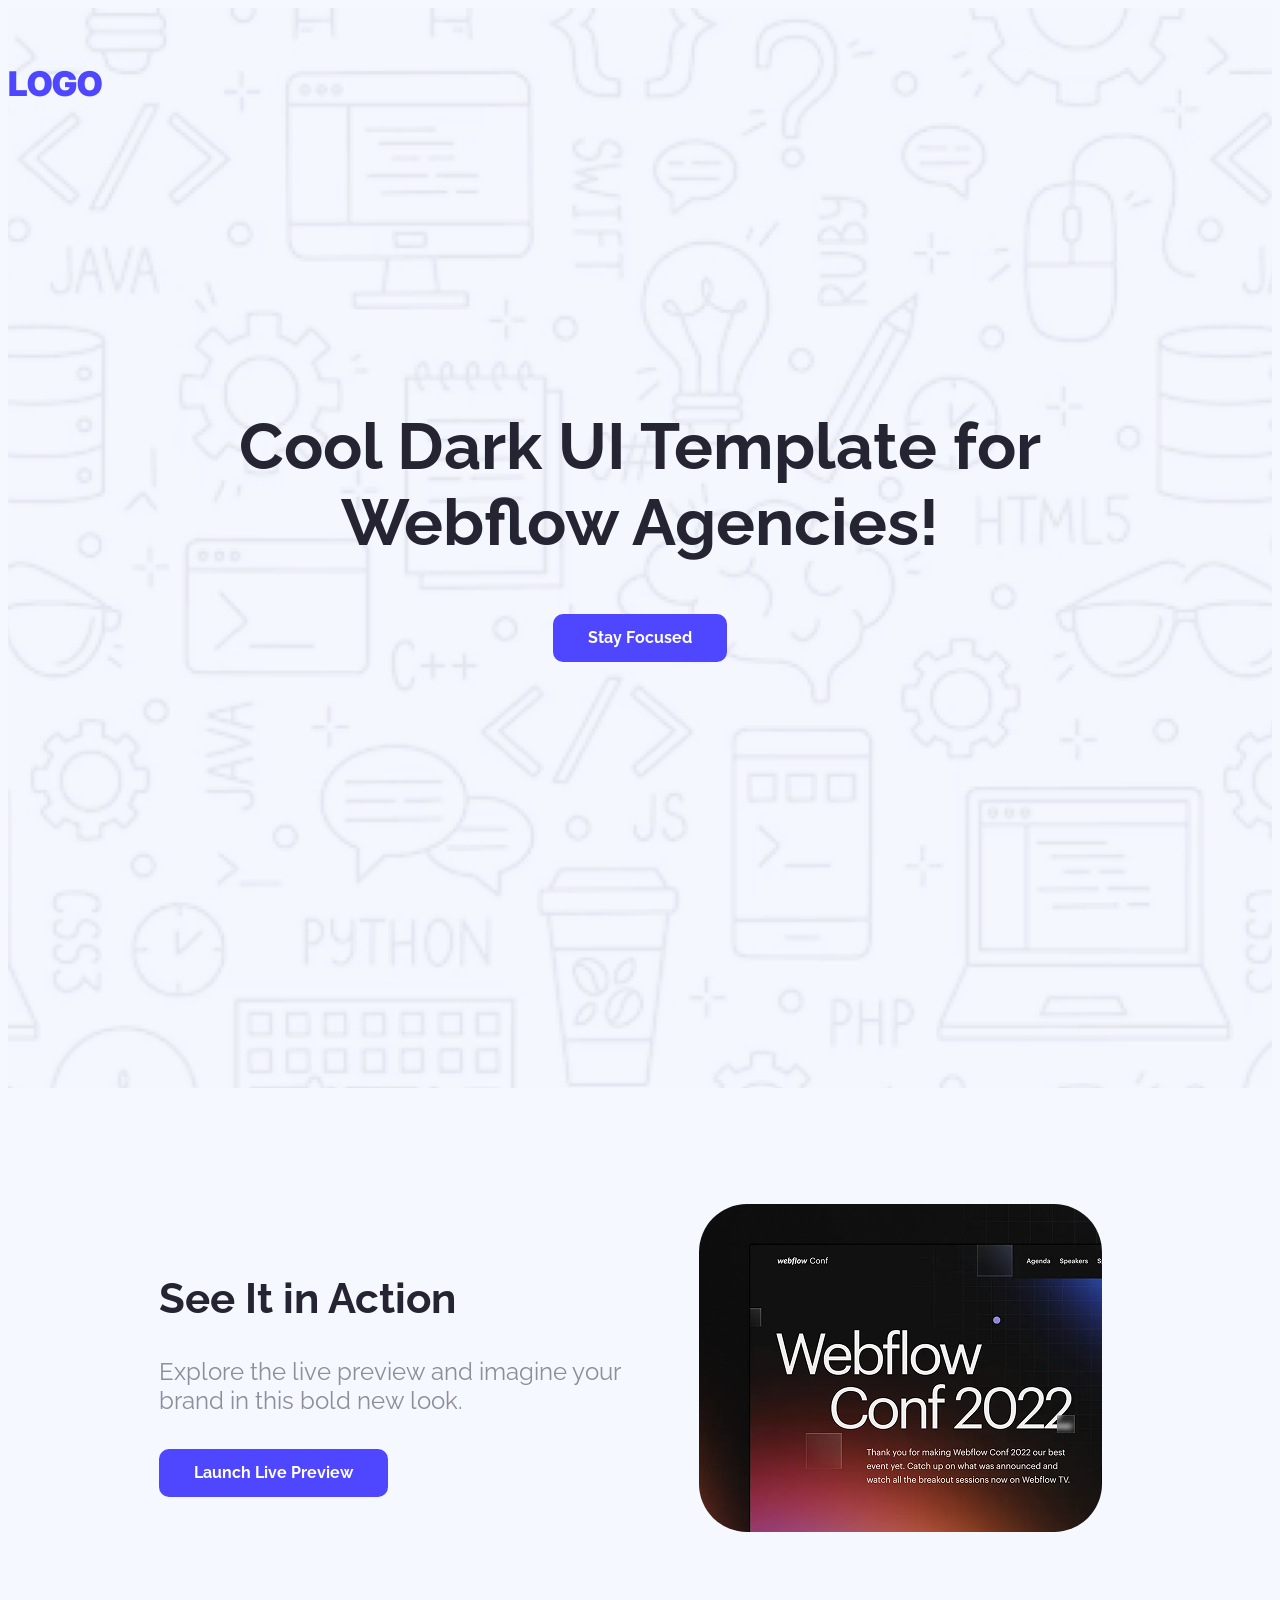
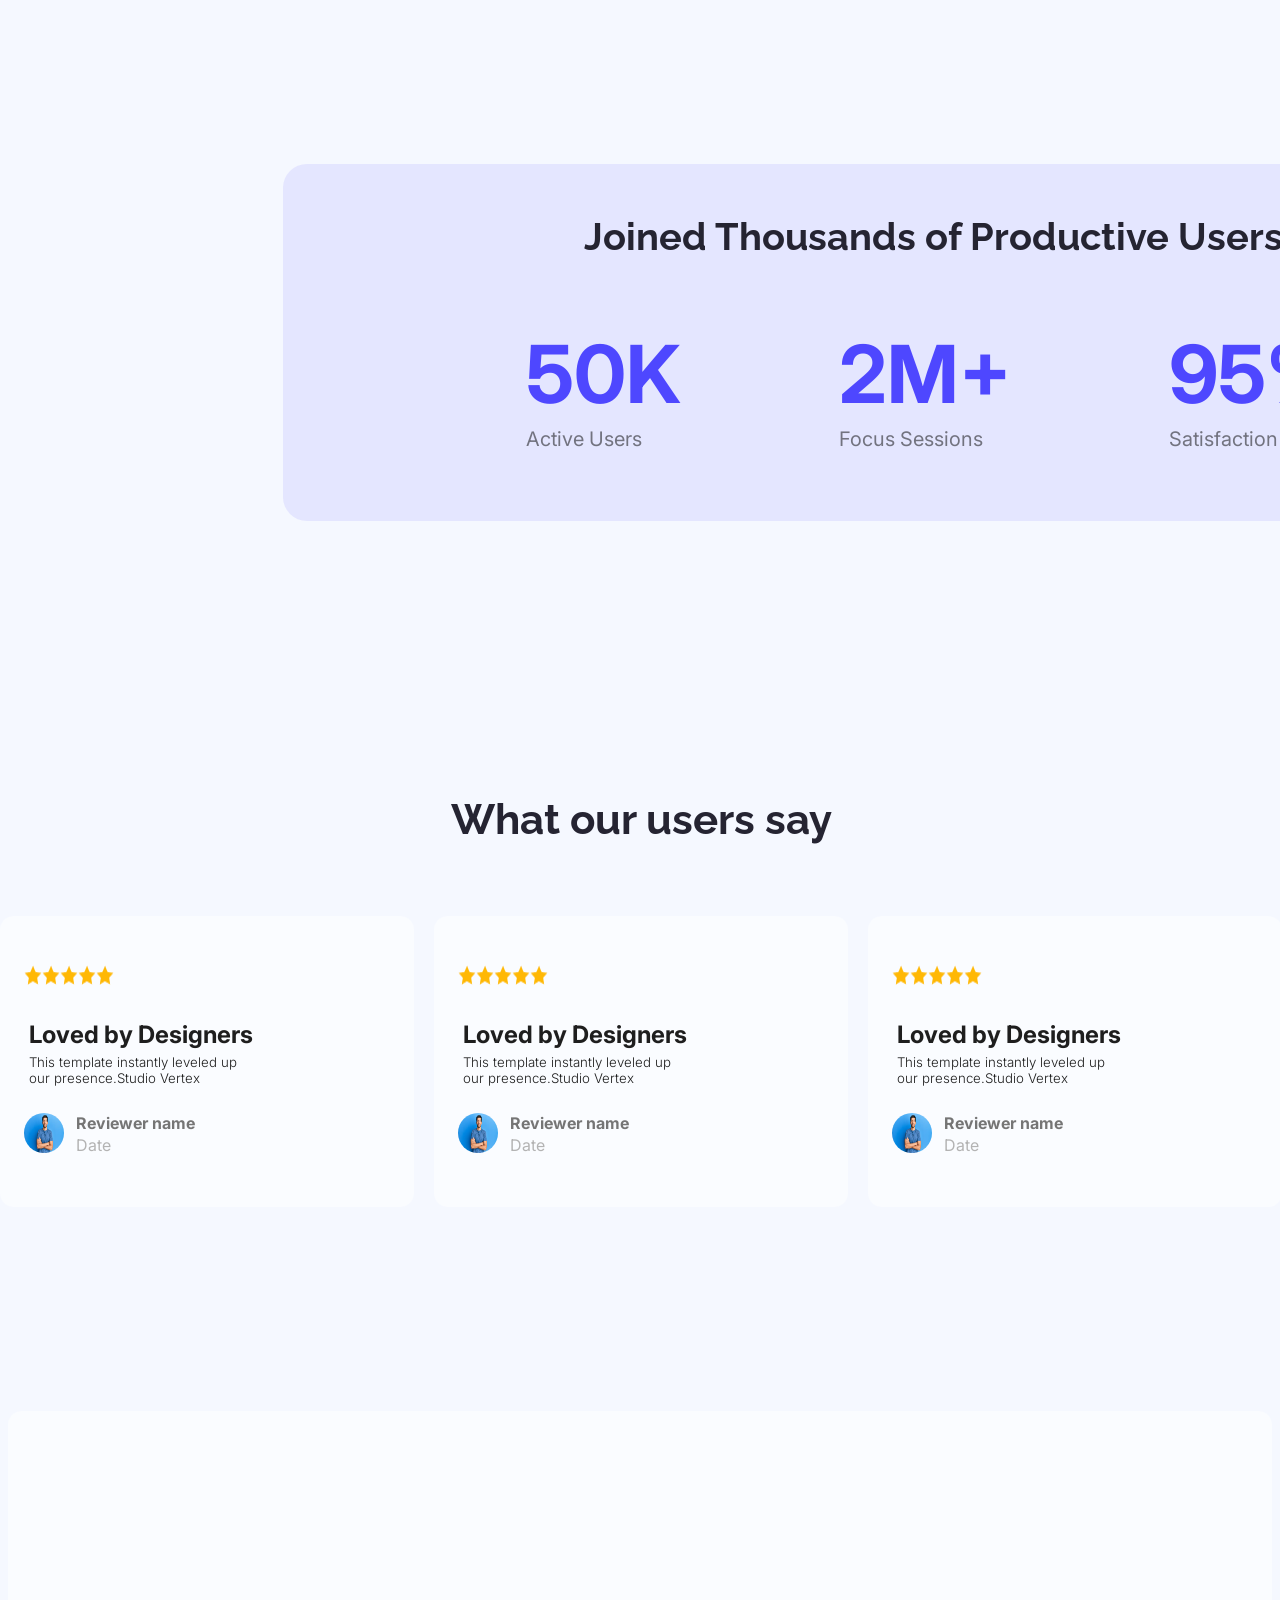
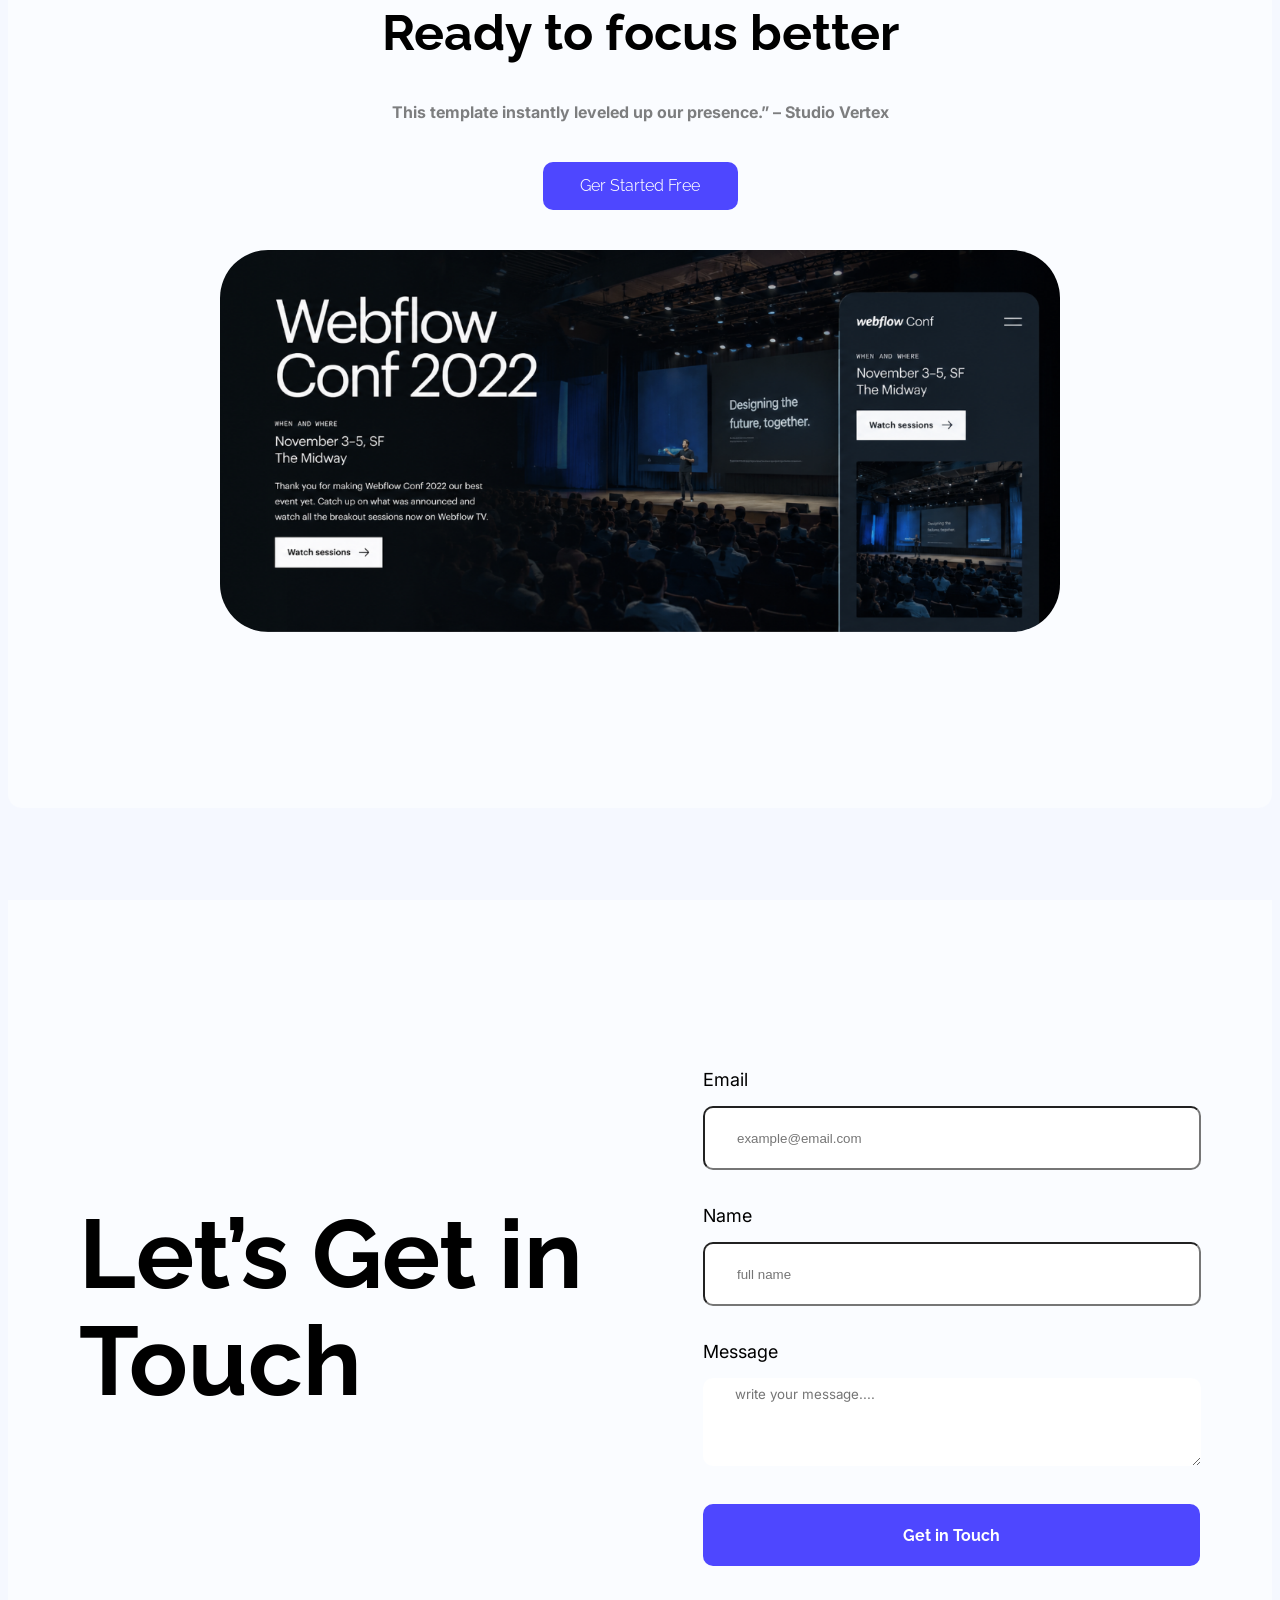
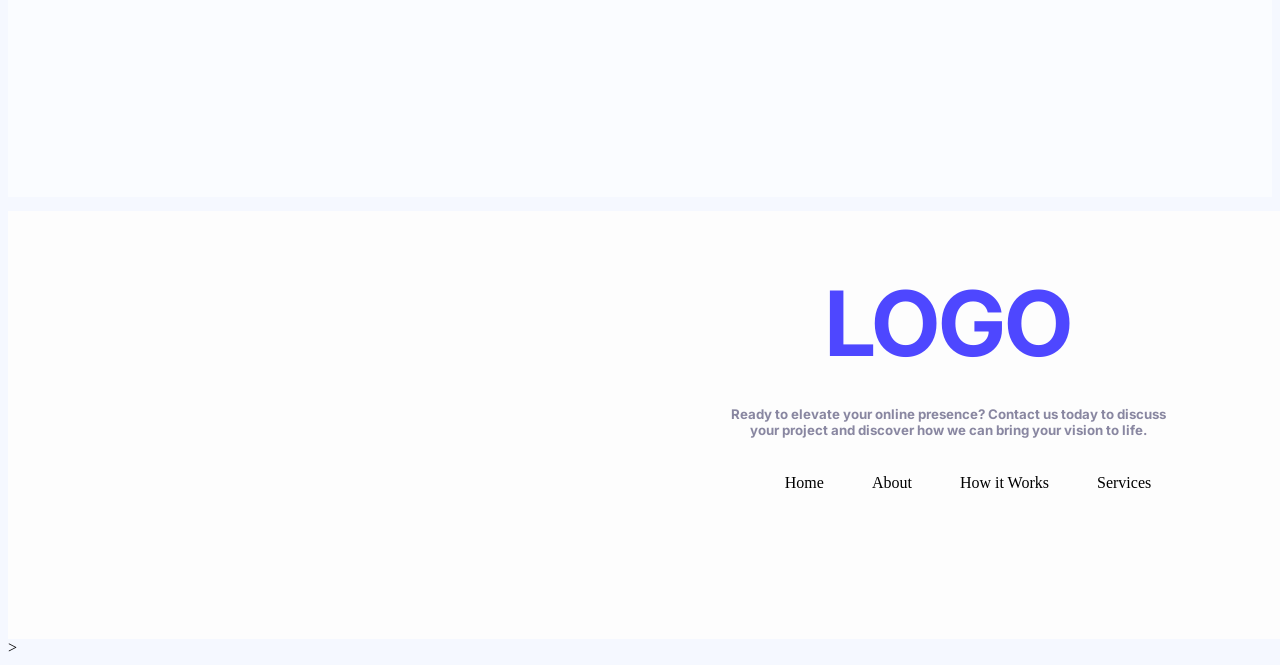
<file: index.html>
<!DOCTYPE html>
<html class="name" lang="en">

<head>
    <meta charset="UTF-8">
    <meta name="viewport" content="width=device-width, initial-scale=1.0">
    <link rel="shortcut icon" href="Assets/as.webp" type="image/x-icon">
    <title>Assignment</title>
    <link rel="stylesheet" href="style/as.css">
    <link rel="preconnect" href="https://fonts.googleapis.com">
    <link rel="preconnect" href="https://fonts.gstatic.com" crossorigin>
    <link
        href="https://fonts.googleapis.com/css2?family=Inter:ital,opsz,wght@0,14..32,100..900;1,14..32,100..900&family=Open+Sans:ital,wght@0,300..800;1,300..800&family=Raleway:ital,wght@0,100..900;1,100..900&display=swap"
        rel="stylesheet">
</head>

<body>
    <header>
        <section class="main-sec">
            <div class="bg-img">
                <div class="logo-sign-div">
                    <h2 class="inter">LOGO</h2>
                    <button class="bt-title">Sign Up</button>
                </div>
                <div class="m-title">
                    <h1 class="title">Cool Dark UI Template for Webflow Agencies!</h1>
                    <button class="bt-col">Stay Focused</button>
                </div>
            </div>
        </section>
    </header>
    <main>
        <section>
            <!-- <div class="wrapper">   -->
            <div class="parent-img-title">
                <div class="first-div">
                    <h2 class="first-title">See It in Action</h2>
                    <h4 class="first-description">Explore the live preview and imagine
                        your brand in this bold new look.</h4>
                    <button onclick="welcome()" class="first-btn">Launch Live Preview</button>

                </div>
                <div class="img-div"><img src="Assets/wc-mini.png" alt=""></div>
            </div>
            <!-- </div> -->
        </section>

        <section class="main-parent">
            <!-- <div class="wrapper">  -->
            <div class="parent-third-section">
                <div class="third-title">Joined Thousands of Productive Users</div>
                <div class="second-third-section">
                    <div class="last-div">
                        <h1 class="third-big-title">50K</h1>
                        <p class="third-description">Active Users</p>
                    </div>
                    <div class="last-div">
                        <h1 class="third-big-title">2M+</h1>
                        <p class="third-description">Focus Sessions</p>
                    </div>

                    <div class="last-div">
                        <h1 class="third-big-title">95%</h1>
                        <p class="third-description">Satisfaction Rate</p>
                    </div>

                </div>
            </div>
            <!-- </div>  -->
        </section>
        <section class="section-container">
            <!-- <div class="wrapper"> -->
            <div class="fourth-section-title">What our users say</div>

            <div class="container">
               <div class="main-card">
                    <div class="main-second-section">
                        <div class="main-icon">
                            <img src="Assets/icon-star.png" alt="">
                            <img src="Assets/icon-star.png" alt="">
                            <img src="Assets/icon-star.png" alt="">
                            <img src="Assets/icon-star.png" alt="">
                            <img src="Assets/icon-star.png" alt="">
                        </div>
                        <div class="fourth-section-icon">
                            <div class="mu">
                                <h1>Loved by Designers</h1>
                            </div>
                            <div class="fourth-section-second-title">
                                <h5>This template instantly leveled up <br> our presence.Studio Vertex</h5>
                            </div>
                        </div>


                        <div class="img-div-second">
                            <div> <img class="avatar-img" src="Assets/ra.png" alt=""></div>
                            <div>
                                <h4 class="card-img-title">Reviewer name</h4>
                                <p class="card-img-description">Date</p>
                            </div>
                        </div>
                    </div>
                </div>





                <div class="main-card">
                    <div class="main-second-section">
                        <div class="main-icon">
                            <img src="Assets/icon-star.png" alt="">
                            <img src="Assets/icon-star.png" alt="">
                            <img src="Assets/icon-star.png" alt="">
                            <img src="Assets/icon-star.png" alt="">
                            <img src="Assets/icon-star.png" alt="">
                        </div>
                        <div class="fourth-section-icon">
                            <div class="mu">
                                <h1>Loved by Designers</h1>
                            </div>
                            <div class="fourth-section-second-title">
                                <h5>This template instantly leveled up <br> our presence.Studio Vertex</h5>
                            </div>
                        </div>


                        <div class="img-div-second">
                            <div> <img class="avatar-img" src="Assets/ra.png" alt=""></div>
                            <div>
                                <h4 class="card-img-title">Reviewer name</h4>
                                <p class="card-img-description">Date</p>
                            </div>
                        </div>
                    </div>
                </div>




                <div class="main-card">
                    <div class="main-second-section">
                        <div class="main-icon">
                            <img src="Assets/icon-star.png" alt="">
                            <img src="Assets/icon-star.png" alt="">
                            <img src="Assets/icon-star.png" alt="">
                            <img src="Assets/icon-star.png" alt="">
                            <img src="Assets/icon-star.png" alt="">
                        </div>
                        <div class="fourth-section-icon">
                            <div class="mu">
                                <h1>Loved by Designers</h1>
                            </div>
                            <div class="fourth-section-second-title">
                                <h5>This template instantly leveled up <br> our presence.Studio Vertex</h5>
                            </div>
                        </div>


                        <div class="img-div-second">
                            <div> <img class="avatar-img" src="Assets/ra.png" alt=""></div>
                            <div>
                                <h4 class="card-img-title">Reviewer name</h4>
                                <p class="card-img-description">Date</p>
                            </div>
                        </div>
                    </div>
                </div>

            </div>
            <!-- </div>     -->
        </section>

        <section class="five-main-main">
            <div class="five-main">
                <div class="five-first">
                    <h1 class="five-second">Ready to focus better</h1>
                    <h4 class="five-third">This template instantly leveled up our presence.” – Studio Vertex</h4>
                    <button class="bt-col-tow">Ger Started Free</button>
                    <img class="img-big-pic" src="Assets/ma.png" alt="">
                </div>
            </div>
        </section>



        <section class="main-six-section">
            <div class="main-six">
                <div class="no-six-section">
                    <div class="six-section">
                        <div class="six-main-two">
                            <h1 class="biggest-title">
                                Let’s Get in 
                                <br>Touch

                            </h1>
                        </div>
                        <div class="six-section-form">
                            <h6 class="h-six-class"> Email</h6>
                            <input class="h-six-class-to" type="email" placeholder="example@email.com">
                            <h6 class="h-six-class"> Name</h6>
                            <input class="h-six-class-to" type="text" placeholder="full name">
                            <h6 class="h-six-class">Message</h6>
                            <textarea class="h-six-class-three" name="Message" id="Message" rows="5"  placeholder="write your message...."></textarea>
                            <button class="bt-col-tree">Get in Touch</button>
                        </div>
                    </div>
                </div>
            </div>
        </section>



    </main>
    <footer>
        <section class="parent-footer">
        <div class="second-parent-footer">
<div  class="footer-first">
    <h1>LOGO</h1></div>
   <div class="footer-second"> <h5>Ready to elevate your online presence? Contact us today to discuss <br> your project and discover how we can bring your vision to life.</h5></div>
</div>
<ul class="parent-one">  
    <li>Home</li>
    <li>About</li>
    <li>How it Works</li>
    <li>Services</li>
</ul>
</section>
    </footer>



<script>
    alert('welcome')
    function welcome(){
        alert("code :summer15")
    }
</script>




</body>

</html>>
</file>
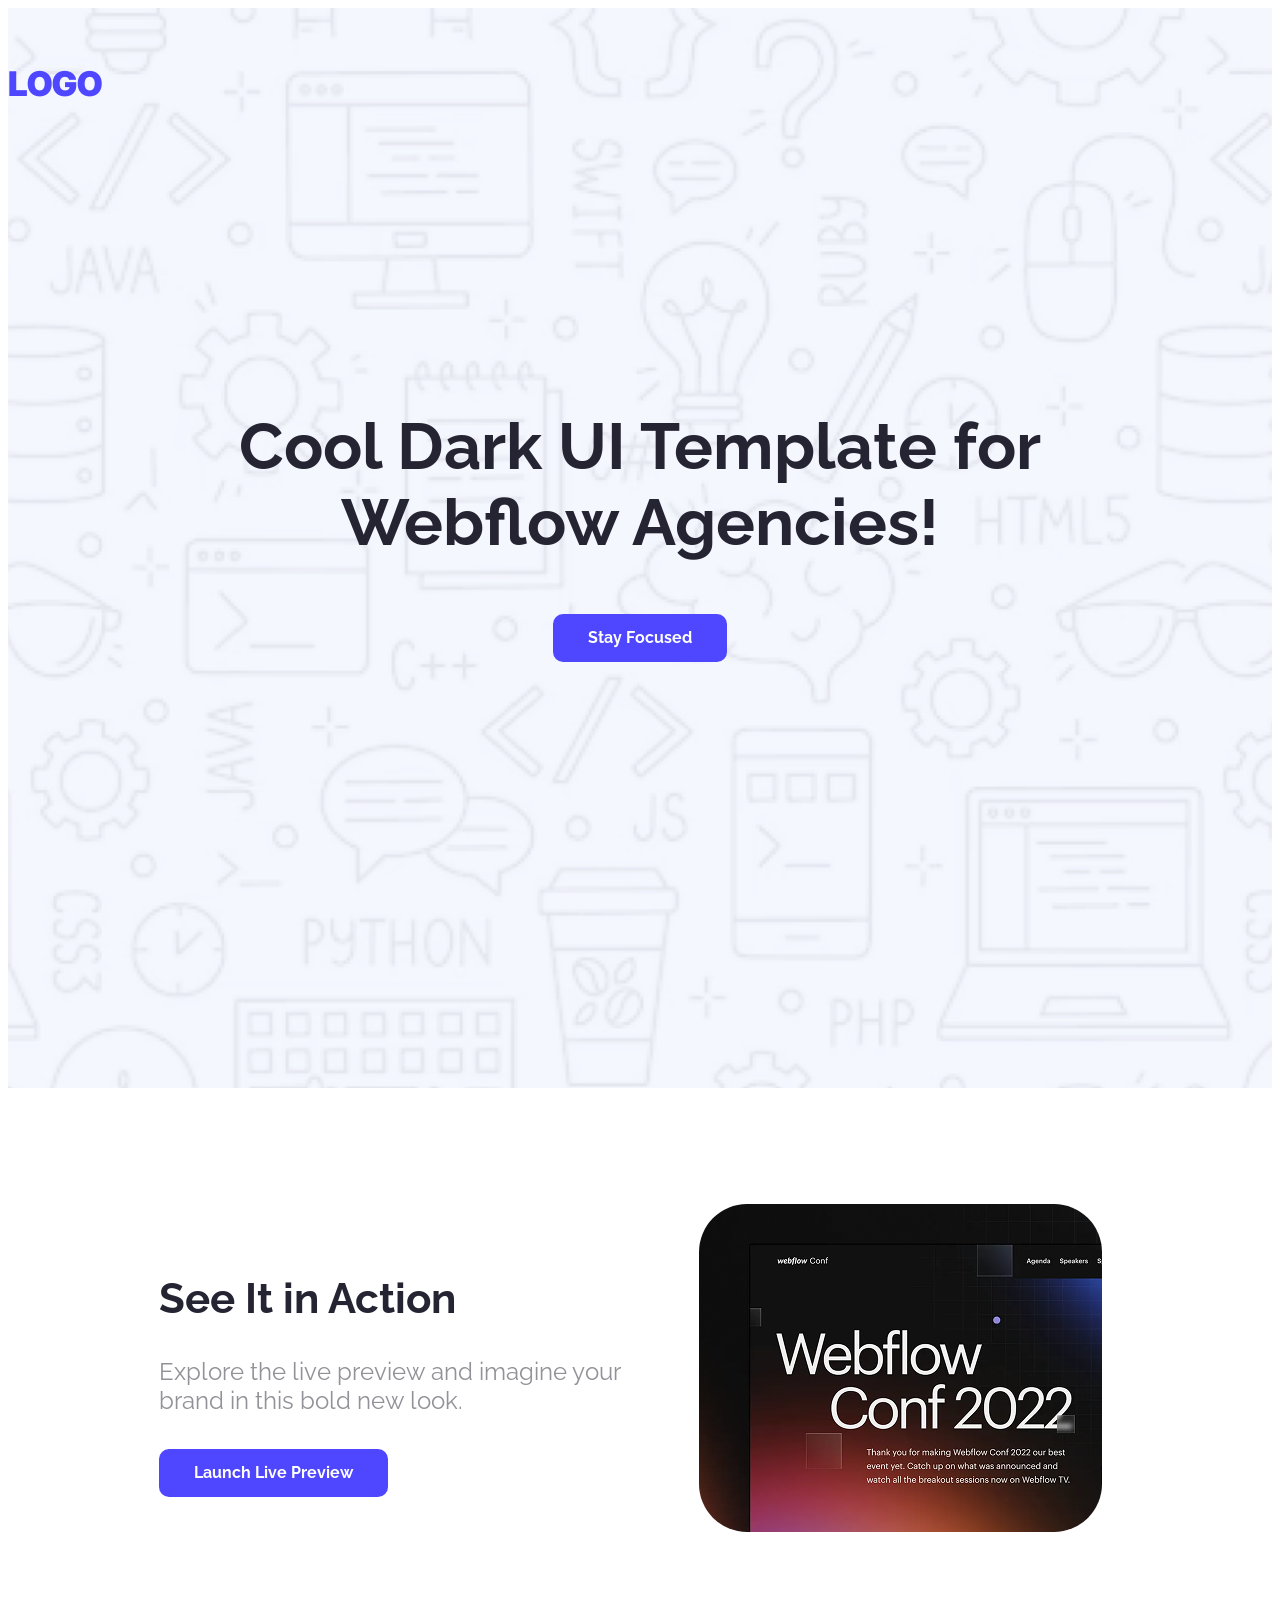
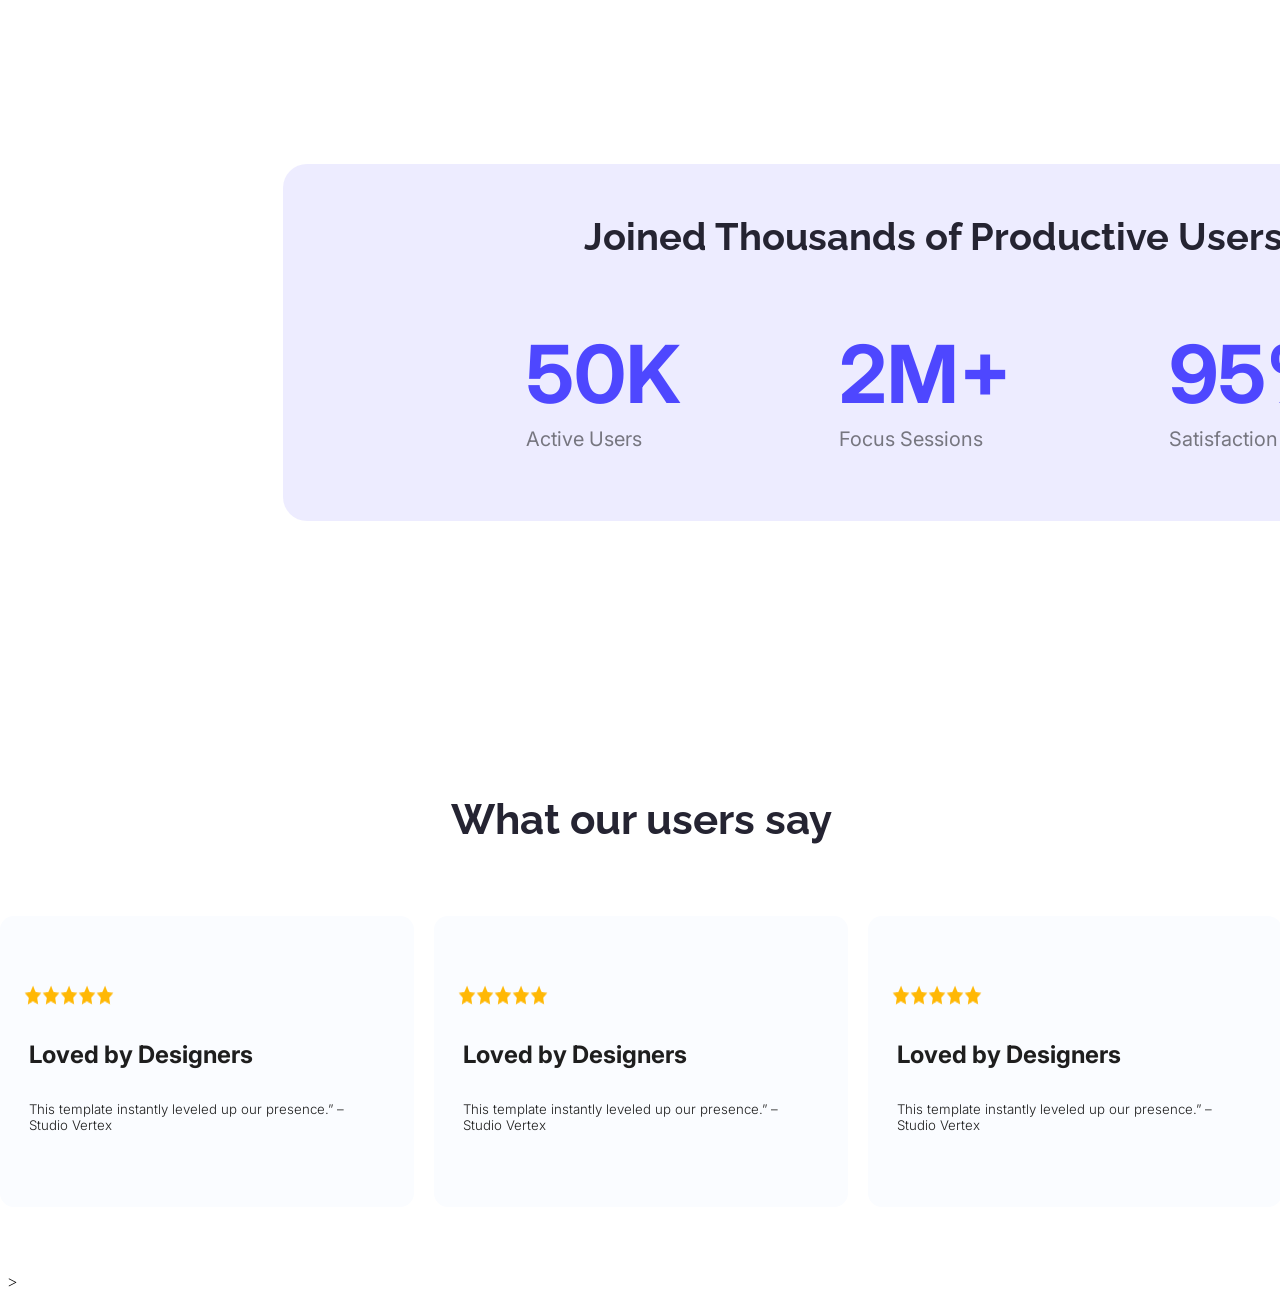
<file: as.html>
<!DOCTYPE html>
<html lang="en">
<head>
    <meta charset="UTF-8">
    <meta name="viewport" content="width=device-width, initial-scale=1.0">
    <link rel="shortcut icon" href="Assets/as.webp" type="image/x-icon">
    <title>Assignment</title>
    <link rel="stylesheet" href="style/as.css">
<link rel="preconnect" href="https://fonts.googleapis.com">
<link rel="preconnect" href="https://fonts.gstatic.com" crossorigin>
<link href="https://fonts.googleapis.com/css2?family=Inter:ital,opsz,wght@0,14..32,100..900;1,14..32,100..900&family=Open+Sans:ital,wght@0,300..800;1,300..800&family=Raleway:ital,wght@0,100..900;1,100..900&display=swap" rel="stylesheet">
</head>
<body>
    <header>
<section class="main-sec">
    <div class="bg-img">
<div class="logo-sign-div">
    <h2 class="inter">LOGO</h2>
    <button class="bt-title">Sign  Up</button>
</div>
<div class="m-title">
    <h1 class="title">Cool Dark UI Template for Webflow Agencies!</h1>
    <button class="bt-col">Stay Focused</button>
</div>
    </div>
</section>
    </header>
<main>
<section>
    <div class="parent-img-title">
        <div class="first-div">
            <h2 class="first-title">See It in Action</h2>
            <h4 class="first-description">Explore the live preview and imagine 
                your brand in this bold new look.</h4>
            <button class="first-btn">Launch Live Preview</button>
              
        </div>
      <div class="img-div"><img src="Assets/wc-mini.png" alt=""></div>
    </div>
</section>
<section class="main-parent">
<div class="parent-third-section">
    <div class="third-title">Joined Thousands of Productive Users</div>
    <div class="second-third-section">
        <div  class="last-div">
       <h1 class="third-big-title">50K</h1>
        <p class="third-description">Active Users</p> 
    </div>
    <div  class="last-div">
      <h1 class="third-big-title">2M+</h1>
        <p  class="third-description">Focus Sessions</p> 
        </div>
    
    <div  class="last-div">
       <h1 class="third-big-title">95%</h1>
        <p class="third-description">Satisfaction Rate</p>
    </div>

    </div>
</div>
</section>
<section class="section-container">
        <div class="fourth-section-title">What our users say</div>

    <div class="container">

    <div class="main-card">
    <div class="main-second-section">
        <div class="main-icon">
        <img src="Assets/icon-star.png" alt="">
<img src="Assets/icon-star.png" alt="">
<img src="Assets/icon-star.png" alt="">
<img src="Assets/icon-star.png" alt="">
<img src="Assets/icon-star.png" alt="">
</div>
<div class="fourth-section-icon"><h1>Loved by Designers</h1></div>
<div class="fourth-section-second-title"><h5>This template instantly leveled up our presence.” – Studio Vertex</h5></div>
    </div>
    </div>



     <div class="main-card">
    <!-- <div class="fourth-section-title">What our users say</div> -->
    <div class="main-second-section">
        <div class="main-icon">
        <img src="Assets/icon-star.png" alt="">
<img src="Assets/icon-star.png" alt="">
<img src="Assets/icon-star.png" alt="">
<img src="Assets/icon-star.png" alt="">
<img src="Assets/icon-star.png" alt="">
</div>
<div class="fourth-section-icon"><h1>Loved by Designers</h1></div>
<div class="fourth-section-second-title"><h5>This template instantly leveled up our presence.” – Studio Vertex</h5></div>
    </div>
    </div>


     <div class="main-card">
    <!-- <div class="fourth-section-title">What our users say</div> -->
    <div class="main-second-section">
        <div class="main-icon">
        <img src="Assets/icon-star.png" alt="">
<img src="Assets/icon-star.png" alt="">
<img src="Assets/icon-star.png" alt="">
<img src="Assets/icon-star.png" alt="">
<img src="Assets/icon-star.png" alt="">
</div>
<div class="fourth-section-icon"><h1>Loved by Designers</h1></div>
<div class="fourth-section-second-title"><h5>This template instantly leveled up our presence.” – Studio Vertex</h5></div>
    </div>
    </div>
</div>
</section>



</main>
<footer>

</footer>


</body>
</html>>
</file>
<file: style/as.css>
.name{
  background-color: rgba(245, 248, 255, 1);

}


.bg-img{
    background-image: url(../Assets/Hero-bg.png); 
    width: 100%;
    height: 1080px;
    background-position: center;
    background-size: cover;
    
}
.main-sec{
    width: 100%;
    /* min-height: 1600px; */
}
.logo-sign-div{
    width: 1540px;
    /* max-width: 0%; */
    margin: 0 auto;
    display: flex;
    align-items: center;
    justify-content: space-between;
    height: 150px;
}
/* .web-name{
    padding-left: 0;
} */


.inter {
  font-family: "Inter", sans-serif;
  /* font-optical-sizing: auto; */
  font-weight: 900;
  font-size: 34px;
  font-style: normal;
  color: #4E47FF;
}
.bt-col{
      width: 174px;
      display: flex;
    height: 48px;
    gap: 16px;
    border-radius: 10px;
    background-color: #4E47FF;
    color: #FFFFFF;
    border: none;
  font-family: "Raleway", sans-serif;
  font-weight: bold;
  font-style: normal; 
  justify-content: center;
  align-items: center;
     font-size: 16px;
}

.bt-title{
    display: flex;
    width: 136px;
    height: 48px;
    gap: 16px;
    font-size: 16px;
    border-radius: 10px;
    background-color: #4E47FF;
    color: #FFFFFF;
    border: none;
    align-items: center;
    justify-content: center;
  font-family: "Raleway", sans-serif;
  font-weight: bold;
  font-style: normal;
}
.title{
  font-family: "Raleway", sans-serif;
  font-size: 65px;
  font-weight: bold;
  font-style: normal;
  width: 905px;
  height: 152px;
  color: #252432;
   
}
.m-title{
    display: flex;
  width: 100%;
    height: 700px;
   justify-content: center;
   text-align: center;
   align-items: center;
flex-direction: column;
}
/* first style */
.first-description{
      font-family: "Raleway", sans-serif;
  font-size: 24px;
  font-weight: 400;
  font-style: normal;
  width: 517px;
  height: 60px;
  color: rgba(37, 36, 50, 0.5);
}
.first-title{
       font-family: "Raleway", sans-serif;
  font-size: 42px;
  font-weight: bold;
  font-style: normal;
  width: 517px;
  height: 49px;
  color: #252432;
}

.first-btn{
      display: flex;
    width: 229px;
    height: 48px;
    gap: 10px;
    font-size: 16px;
    border-radius: 10px;
    background-color: #4E47FF;
    color: #FFFFFF;
    border: none;
    align-items: center;
    justify-content: center;
  font-family: "Raleway", sans-serif;
  font-weight: bold;
  font-style: normal;
  line-height: 150%;
}
/* .first-div{
    
} */

.img-div{
    width: 403px;
    height: 328px;
    overflow: hidden;
    border-radius: 48px;
}

.img-div img{
    width: 100%;
    height: 100%;
    
}
.parent-img-title{
    
    
         display: flex;
    justify-content: space-around;
    align-items: center;
   padding-left: 140px;
   padding-right: 159px;
   padding-bottom: 116px;
   padding-top: 116px;

     
}

.parent-third-section{
    background-color:rgba(78, 71, 255, 0.1);
    padding-right: 80px;
    padding-left: 80px;
    padding-top: 50px;
    padding-bottom: 50px;
    /* justify-content: center;
    align-items: center; */
    border-radius: 24px;
    width: 1140px;
}
.main-parent{
 
padding-top: 116px;
    padding-bottom: 137px;
    padding-left: 275px;
    padding-right: 159px;
   
margin: auto;
   


}


.third-title{
    font-family: "Raleway", sans-serif;
  font-weight: bold;
  font-size: 38px;
  font-style: normal;
  color: #252432;
  /* width: 856px;
  height: 45px; */
  display: flex;
  align-items: center;
  justify-content: center;
  
}
.second-third-section{
   
display: flex;
gap: 158px ;

justify-content: center;


}

.third-big-title{
    font-weight: bold;
    font-size: 80px;
    font-family: "Inter", sans-serif;
    color: #4E47FF;
    margin-bottom: 0px;
}
.third-description{
    margin-top: 0px;
    font-family: "Inter", sans-serif;
    font-size: 20px;
    color:rgba(0, 0, 0, 0.5);
    font-weight: 400;
}

.last-div{
   gap: 5px;
   display: flex;
   flex-direction: column;
}

.main-second-section{
  display: flex;
  flex-direction: column;
  justify-content: center;
  width: 366px;
   background-color:rgba(250, 252, 255, 1);
   box-shadow: #000000;
   height: 243px;
padding-bottom: 24px;
padding-left: 24px;
padding-right: 24px;
padding-top: 24px;
border-radius: 14px;
gap: 22px;
margin: 0%;

}


.fourth-section-title{
      font-family: "Raleway", sans-serif;
      font-weight: bold;
      font-size: 42px;
      display: flex;
      justify-content: center;
      color: #252432;

}
.fourth-section-icon h1{
  display: flex;
      font-family: "Inter", sans-serif;
      font-weight: bold;
      font-size: 24px;
      color: #1E1E1E;
    margin: 5px;
    justify-content: flex-start;

}
.fourth-section-second-title h5{
  font-family: "Inter", sans-serif;
  display: flex;
  font-weight: 300;
  color: #1E1E1E;
  margin: 5px;
}
.main-card{
  /* display: flex;
  flex-direction: column; */
     margin: 0px;
height: 200px;
  
}
.main-icon{
width: 20px;
  min-height: 20px;
  display: flex;
  flex-direction: row;
  margin-bottom: 8px;
  

}

.container {
  display: flex;
  align-items: center;
  justify-content: center;
  gap: 20px;
  margin: 0%;
  height: 243px;
}

.section-container {
  gap: 50px;
  display: flex;
  /* margin-top: 137px; */
  flex-direction: column;
  padding-top: 137px;
    padding-bottom: 137px;
    padding-left: 151px;
    padding-right: 149px;
    ;
    
}
.img-div-second{
  display: flex;
  flex-direction: row;
  gap: 12px;
}


.img-div-second h4 {
  font-size: 16px;
  align-items: center;
  margin: 0px;
  font-family: "Inter", sans-serif;
  color: #757575;
}
 /* .card-img-title-main-div h4 {
   display: flex;
  flex-direction: column;
  align-items: center;
  margin-bottom: 0px;
  font-family: "Inter", sans-serif;
  font-size: 16px;
  font-weight:  400;
 } */

 .avatar-img{
  width: 40px;
  height: 40px;
  border-radius: 9999px;
 }


 /* .card-img-description{
  font-family: "Inter", sans-serif;
  color: #B3B3B3;
  font-size: 16px;
  font-weight: 400;

 } */


 .card-img-title{
    margin: 0;
}

.card-img-description{
    margin: 2px 0 0 0;   
    font-family: "Inter", sans-serif;
    color: #B3B3B3;
    font-size: 16px;
    font-weight: 400;
}

/* .mun{
  margin: 68px 24px 94px 24px;
} */




/* five-first */
.five-main-main{
  display: flex;
  justify-content: center;
  align-items: center;
  margin-top: 137px;
}


.five-main{
  height: 696.77px;
  width: 1140px;
  background-color: rgba(250, 252, 255, 1);
  border-radius: 14px;
  gap: 0px;
  padding: 150px 71px 150px 71px;
 
}




.five-first{
  display: flex;
  flex-direction: column;
  justify-content: center;
  align-items: center;
  text-align: center;

}
.five-first h4
.five-first h1 {
  margin: 0px;
  gap: 200px;
  padding: 0px;
  display: flex;
  flex-direction: column;
  justify-content: center;
  align-items: center;
}




.bt-col-tow{
        width: 195px;
      display: flex;
    height: 48px;
    gap: 10px;
    border-radius: 10px;
    background-color: #4E47FF;
    padding: 20px 12px 20px 12px;
    color: #FFFFFF;
    border: none;
  font-family: "Raleway", sans-serif;
  font-weight: 350;
  font-style: normal; 
  justify-content: center;
  align-items: center;
     font-size: 16px;
     margin-top: 10px;
     margin-bottom: 40px;
}
.five-second{
  font-family: "Raleway", sans-serif;
  font-weight: bold;
  font-size: 50px;
  margin-bottom:20px;
color: #000000;

}

.five-third{
font-family: "Inter", sans-serif;
color: rgba(0, 0, 0, 0.5);
margin: 20px;
font-size: 16px;
margin-bottom: 30px;
}

.img-big-pic{
  border-radius: 48px;
  width: 840px;
  height: 364.77;
}

.six-section{
    width: 100%;
    display: flex;
    justify-content: space-between;
    align-items: center;
    gap: 100px;
}
.six-main-two h1{
  /* width: 45%; */
}

.biggest-title{
  font-family: "Raleway", sans-serif;
  font-weight: 700;
  font-size: 97px;
  line-height: 1.1;
  /* display: flex;
  justify-content: space-between;
  align-items: center; */
  /* flex-direction: column; */
  /* line-height: 120%; */
}

.bt-col-tree{
     width: 497px;
      display: flex;
    height: 62px;
    /* gap: 10px; */
    border-radius: 10px;
    background-color: #4E47FF;
    padding: 19px 101px 19px 101px;
    color: #FFFFFF;
    border: none;
  font-family: "Raleway", sans-serif;
  font-weight: bold;
  /* font-style: normal;  */
  justify-content: center;
  align-items: center;
     font-size: 16px;
     margin-top: 12px;
     /* margin-bottom: 40px; */
}
.six-section-form h6
{
margin: 0;
margin-top: 19px;

}
.six-section-form{
display: flex;
flex-direction: column;

gap: 16px;
/* align-items: center; */

}


.no-six-section{
  display: flex;
  justify-content: center;
  align-items: center;
}
.main-six-section{
display: flex;
justify-content: center;
align-items: center;

}
.main-six{
    height: 596.77px;
  width: 1140px;
  background-color: rgba(250, 252, 255, 1);
  margin: 0;
  padding: 150px 71px 150px 71px;
  margin-top: 92px;
}

.h-six-class{
  font-family: "Inter", sans-serif;
  font-size: 18px;
  font-weight: 400;
  /* height: 50px; */
  margin-top: 30px;
  /* gap: 8px; */
  
}
.h-six-class-to{
  padding: 20px 271px 20px 32px;
  border-radius: 10px;
  height: 20px;
  gap: 10px;
  /* border: none; */

}

.h-six-class-three{
  box-shadow: rgb(0, 0, 0);
  border: none;
  font-family: "Inter", sans-serif;
 padding: 8px 271px 20px 32px;
  border-radius: 10px;
  height: 60px;
  gap: 10px;
    margin-bottom:10px;
}
.main-six{
  gap: 100px;
}


/* footer style */
.footer-first h1{
  margin: 0px;
  padding: 0px;
}
.footer-first{
  font-family: "Inter", sans-serif;
  font-size: 60px;
  color: #4E47FF;
  display: flex;
  justify-content: center;
  align-items: center;
padding-top: 50px;
}


.footer-second{
  font-family: "Inter", sans-serif;
  font-size: 16px;
  font-weight: 200;
  display: flex;
  justify-content: center;
  align-items: center;
  text-align: center;
  color: #8987A1;
}

.parent-footer{
  background-color: rgb(253, 253, 253);
  width: 1880px;
  height: 428px;
  margin-top: 14px;
}
.second-parent-footer h5 , 
.second-parent-footer h1{
  justify-content: center;
  align-items: center;
  display: flex;
  flex-direction: column;
  margin: 0%;
  margin-top: 8px;
  margin-bottom: 20px;
}

.parent-one{
  display: flex;
  justify-content: center;
  align-items: center;
  gap: 48px;
  text-align: center;
list-style: none;
  
  
}
</file>
